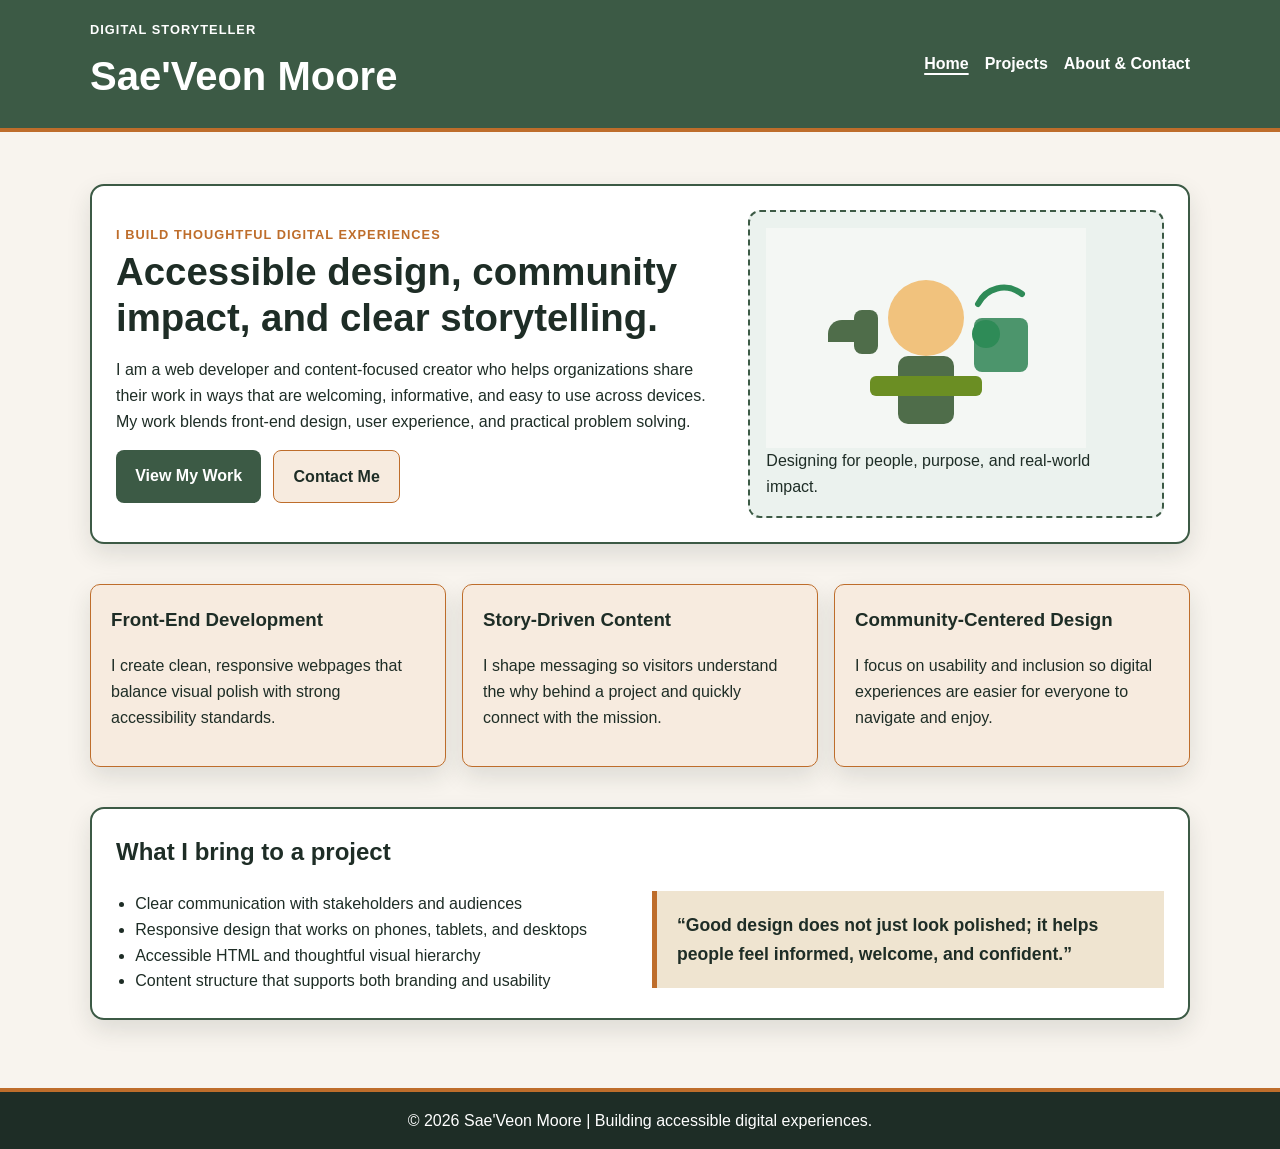
<file: index.html>
<!DOCTYPE html>
<html lang="en">
  <head>
    <meta charset="utf-8">
    <meta name="viewport" content="width=device-width, initial-scale=1">
    <meta name="description" content="Sae'Veon Moore is a front-end developer and digital storyteller focused on accessible, community-centered web experiences.">
    <title>Sae'Veon Moore | Portfolio</title>
    <link rel="stylesheet" href="styles.css">
  </head>
  <body>
    <a class="skip-link" href="#main-content">Skip to main content</a>

    <header class="site-header">
      <div class="container header-inner">
        <div>
          <p class="eyebrow">Digital Storyteller</p>
          <h1>Sae'Veon Moore</h1>
        </div>

        <button class="nav-toggle" type="button" aria-expanded="false" aria-controls="primary-nav">
          Menu
        </button>

        <nav class="site-nav" id="primary-nav" aria-label="Primary navigation">
          <ul>
            <li><a href="index.html" aria-current="page">Home</a></li>
            <li><a href="projects.html">Projects</a></li>
            <li><a href="about.html">About &amp; Contact</a></li>
          </ul>
        </nav>
      </div>
    </header>

    <main id="main-content">
      <div class="container">
        <section class="hero card">
          <div class="hero-copy">
            <p class="eyebrow accent">I build thoughtful digital experiences</p>
            <h2>Accessible design, community impact, and clear storytelling.</h2>
            <p>
              I am a web developer and content-focused creator who helps organizations share their work in ways that are welcoming,
              informative, and easy to use across devices. My work blends front-end design, user experience, and practical problem solving.
            </p>
            <div class="button-row">
              <a class="button primary" href="projects.html">View My Work</a>
              <a class="button secondary" href="about.html">Contact Me</a>
            </div>
          </div>

          <figure class="hero-figure">
            <img src="images/profile.svg" alt="Illustration of a person with a reusable bag and plant representing sustainable digital practice">
            <figcaption>Designing for people, purpose, and real-world impact.</figcaption>
          </figure>
        </section>

        <section class="feature-grid" aria-label="Highlights">
          <article class="card feature">
            <h3>Front-End Development</h3>
            <p>I create clean, responsive webpages that balance visual polish with strong accessibility standards.</p>
          </article>

          <article class="card feature">
            <h3>Story-Driven Content</h3>
            <p>I shape messaging so visitors understand the why behind a project and quickly connect with the mission.</p>
          </article>

          <article class="card feature">
            <h3>Community-Centered Design</h3>
            <p>I focus on usability and inclusion so digital experiences are easier for everyone to navigate and enjoy.</p>
          </article>
        </section>

        <section class="card journey">
          <h2>What I bring to a project</h2>
          <div class="split-layout">
            <div>
              <ul class="check-list">
                <li>Clear communication with stakeholders and audiences</li>
                <li>Responsive design that works on phones, tablets, and desktops</li>
                <li>Accessible HTML and thoughtful visual hierarchy</li>
                <li>Content structure that supports both branding and usability</li>
              </ul>
            </div>
            <div class="quote-panel">
              <p class="quote">“Good design does not just look polished; it helps people feel informed, welcome, and confident.”</p>
            </div>
          </div>
        </section>
      </div>
    </main>

    <footer>
      <p>© 2026 Sae'Veon Moore | Building accessible digital experiences.</p>
    </footer>

    <script src="script.js"></script>
  </body>
</html>
</file>
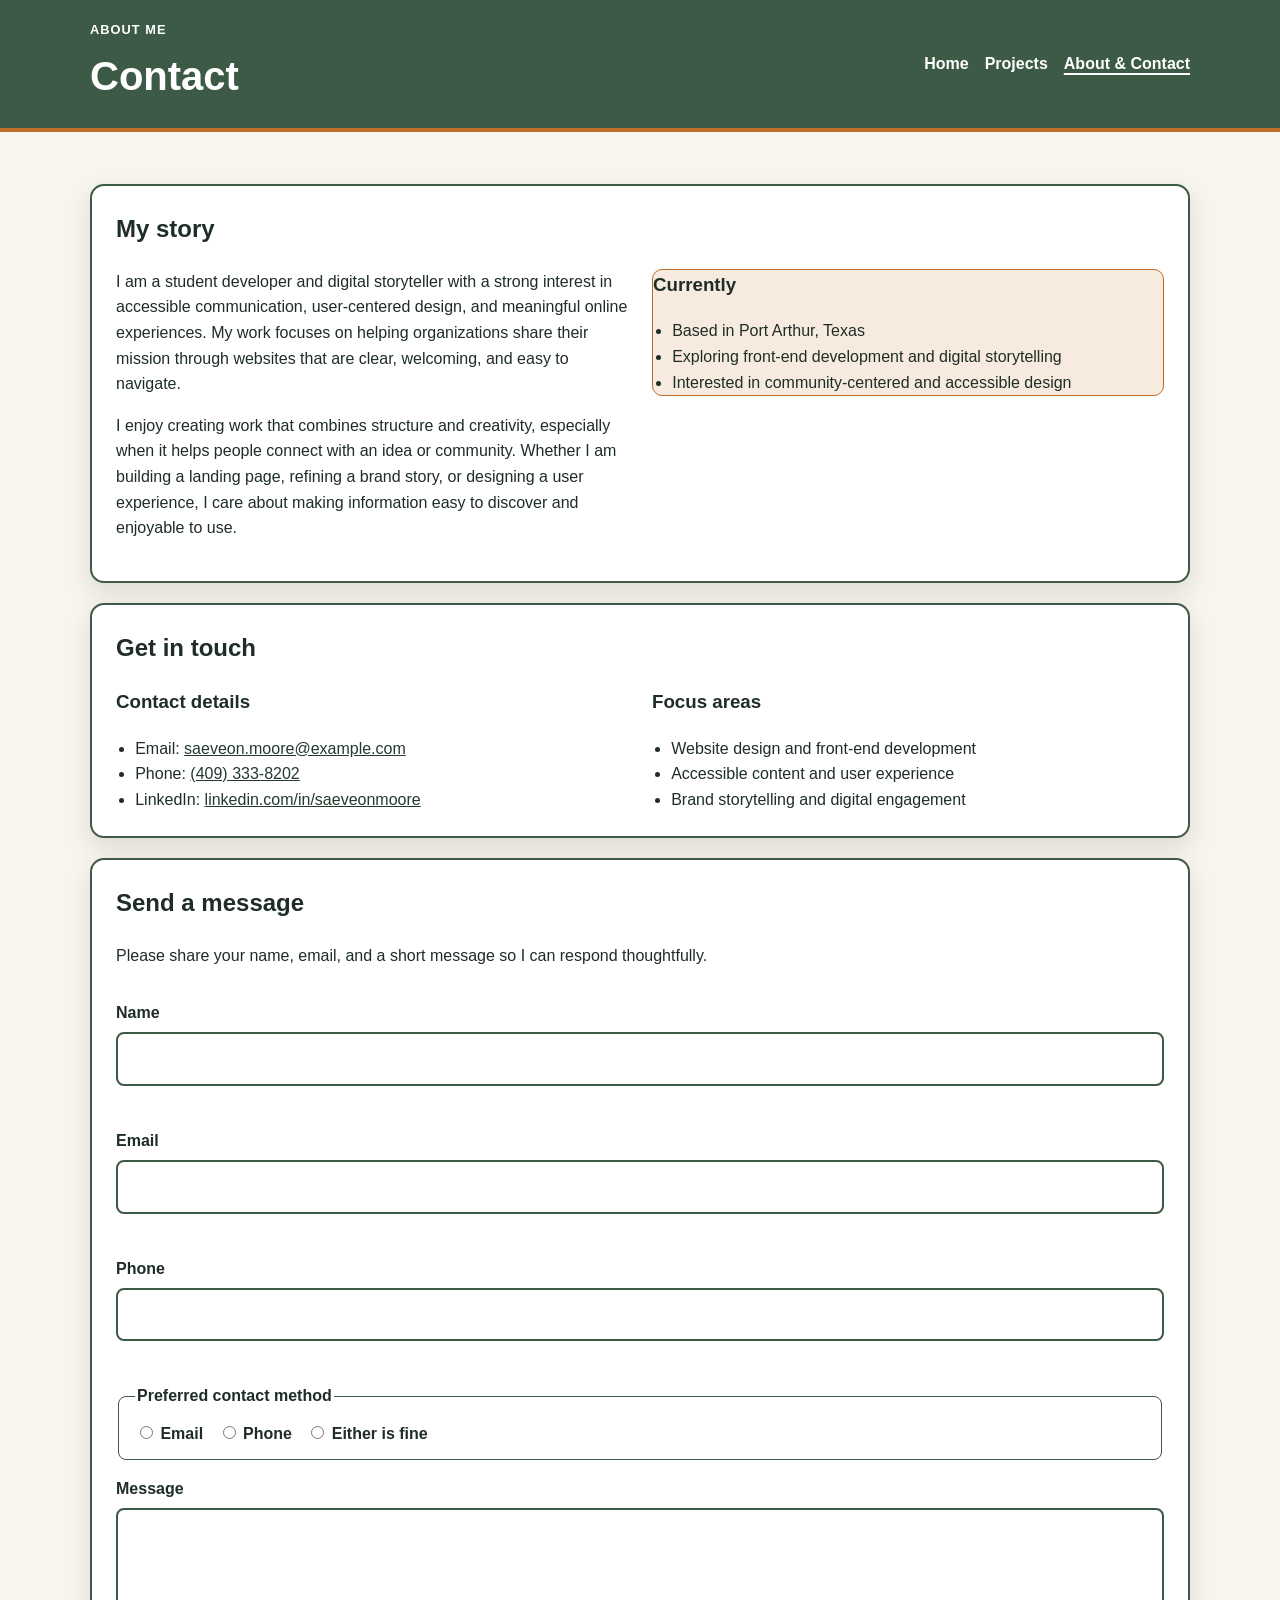
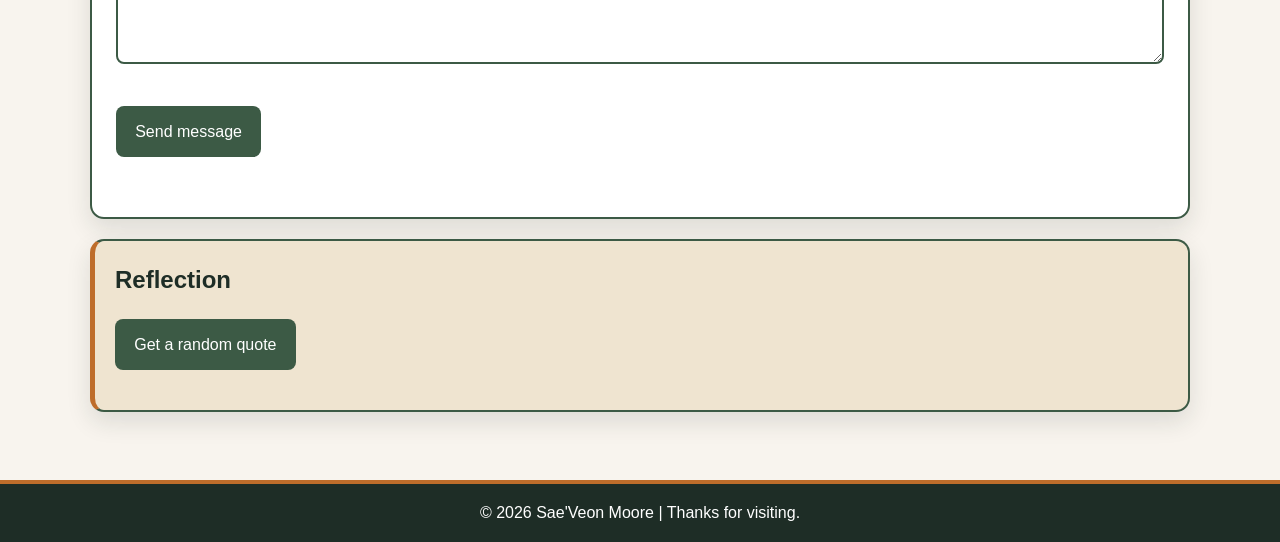
<file: about.html>
<!DOCTYPE html>
<html lang="en">
  <head>
    <meta charset="utf-8">
    <meta name="viewport" content="width=device-width, initial-scale=1">
    <meta name="description" content="About Sae'Veon Moore and contact information for collaboration, feedback, and project opportunities.">
    <title>About &amp; Contact | Sae'Veon Moore</title>
    <link rel="stylesheet" href="styles.css">
  </head>
  <body>
    <a class="skip-link" href="#main-content">Skip to main content</a>

    <header class="site-header">
      <div class="container header-inner">
        <div>
          <p class="eyebrow">About me</p>
          <h1>Contact</h1>
        </div>

        <button class="nav-toggle" type="button" aria-expanded="false" aria-controls="primary-nav">
          Menu
        </button>

        <nav class="site-nav" id="primary-nav" aria-label="Primary navigation">
          <ul>
            <li><a href="index.html">Home</a></li>
            <li><a href="projects.html">Projects</a></li>
            <li><a href="about.html" aria-current="page">About &amp; Contact</a></li>
          </ul>
        </nav>
      </div>
    </header>

    <main id="main-content">
      <div class="container">
        <section class="card about-intro">
          <h2>My story</h2>
          <div class="split-layout">
            <div>
              <p>
                I am a student developer and digital storyteller with a strong interest in accessible communication, user-centered design,
                and meaningful online experiences. My work focuses on helping organizations share their mission through websites that are clear,
                welcoming, and easy to navigate.
              </p>
              <p>
                I enjoy creating work that combines structure and creativity, especially when it helps people connect with an idea or community.
                Whether I am building a landing page, refining a brand story, or designing a user experience, I care about making information easy to discover and enjoyable to use.
              </p>
            </div>

            <div class="info-card">
              <h3>Currently</h3>
              <ul class="contact-list">
                <li>Based in Port Arthur, Texas</li>
                <li>Exploring front-end development and digital storytelling</li>
                <li>Interested in community-centered and accessible design</li>
              </ul>
            </div>
          </div>
        </section>

        <section class="card contact-panel">
          <h2>Get in touch</h2>
          <div class="contact-blocks">
            <div>
              <h3>Contact details</h3>
              <ul class="contact-list">
                <li>Email: <a href="mailto:saeveon.moore@example.com">saeveon.moore@example.com</a></li>
                <li>Phone: <a href="tel:+14093338202">(409) 333-8202</a></li>
                <li>LinkedIn: <a href="https://www.linkedin.com/in/saeveonmoore" target="_blank" rel="noreferrer">linkedin.com/in/saeveonmoore</a></li>
              </ul>
            </div>

            <div>
              <h3>Focus areas</h3>
              <ul class="contact-list">
                <li>Website design and front-end development</li>
                <li>Accessible content and user experience</li>
                <li>Brand storytelling and digital engagement</li>
              </ul>
            </div>
          </div>
        </section>

        <section class="card" id="contact-form">
          <h2>Send a message</h2>
          <form class="contact-form" id="contact-form-element" novalidate>
            <p class="form-help">Please share your name, email, and a short message so I can respond thoughtfully.</p>

            <div class="form-row">
              <label for="name">Name</label>
              <input id="name" name="name" type="text" required aria-describedby="name-error">
              <p class="error-message" id="name-error" aria-live="polite"></p>
            </div>

            <div class="form-row">
              <label for="email">Email</label>
              <input id="email" name="email" type="email" required aria-describedby="email-error">
              <p class="error-message" id="email-error" aria-live="polite"></p>
            </div>

            <div class="form-row">
              <label for="phone">Phone</label>
              <input id="phone" name="phone" type="tel" inputmode="tel" pattern="^[0-9\-\s()]{7,15}$" aria-describedby="phone-error">
              <p class="error-message" id="phone-error" aria-live="polite"></p>
            </div>

            <fieldset>
              <legend>Preferred contact method</legend>
              <div class="radio-group">
                <label><input type="radio" name="contact-method" value="email"> Email</label>
                <label><input type="radio" name="contact-method" value="phone"> Phone</label>
                <label><input type="radio" name="contact-method" value="either"> Either is fine</label>
              </div>
            </fieldset>

            <div class="form-row">
              <label for="message">Message</label>
              <textarea id="message" name="message" rows="5" required aria-describedby="message-error"></textarea>
              <p class="error-message" id="message-error" aria-live="polite"></p>
            </div>

            <button type="submit">Send message</button>
            <p class="form-status" id="form-status" role="status" aria-live="polite"></p>
          </form>
        </section>

        <section class="card quote-panel" id="api-card">
          <h2>Reflection</h2>
          <button id="fetch-quote-btn" type="button">Get a random quote</button>
          <div id="api-result" role="status" aria-live="polite" class="api-result"></div>
        </section>
      </div>
    </main>

    <footer>
      <p>© 2026 Sae'Veon Moore | Thanks for visiting.</p>
    </footer>

    <script src="script.js"></script>
  </body>
</html>
</file>
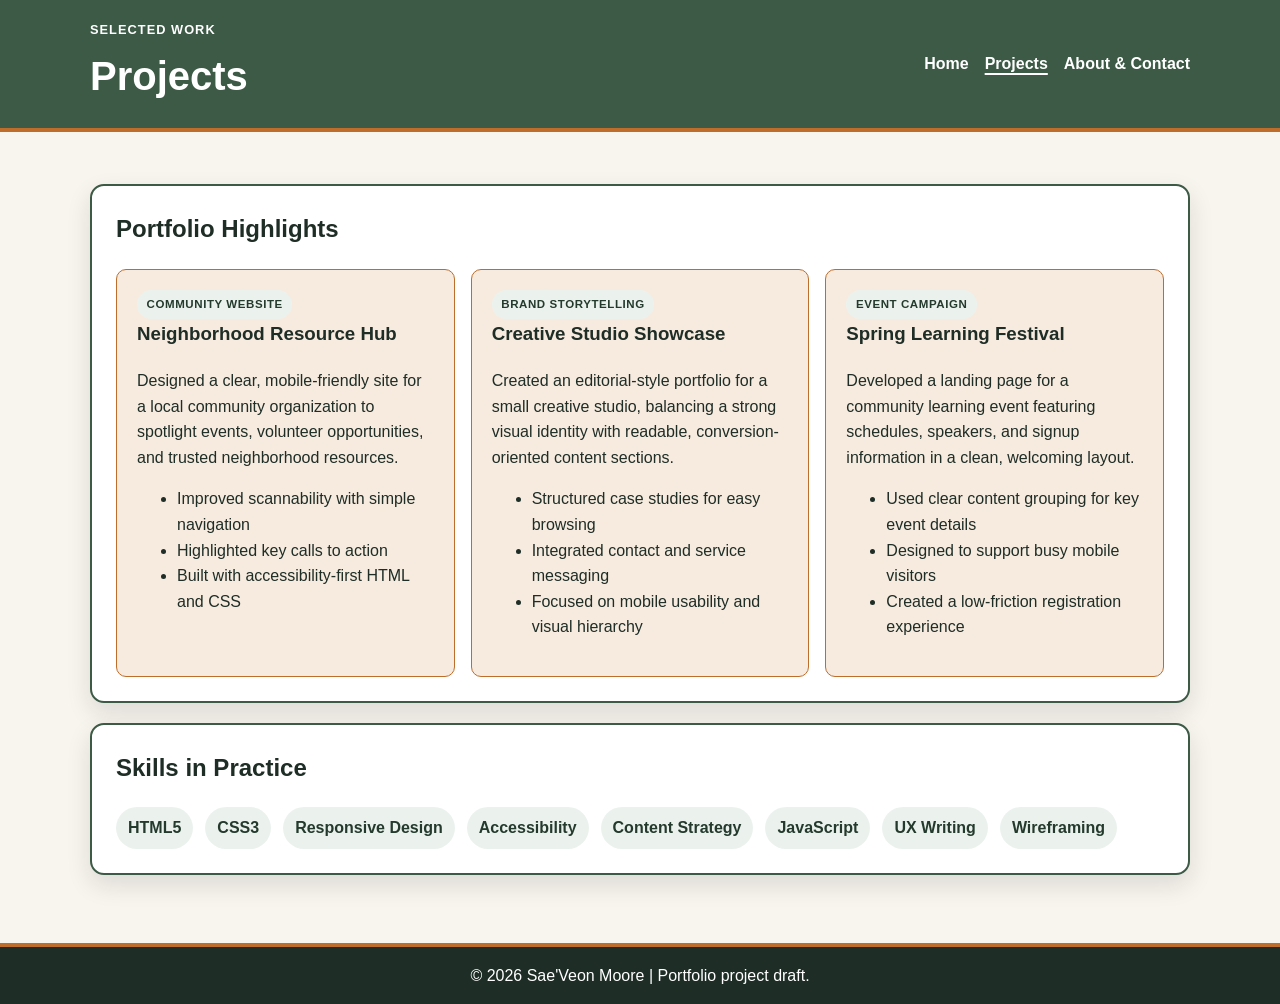
<file: projects.html>
<!DOCTYPE html>
<html lang="en">
  <head>
    <meta charset="utf-8">
    <meta name="viewport" content="width=device-width, initial-scale=1">
    <meta name="description" content="Portfolio project highlights from Sae'Veon Moore, including accessible web design and community-centered digital work.">
    <title>Projects | Sae'Veon Moore</title>
    <link rel="stylesheet" href="styles.css">
  </head>
  <body>
    <a class="skip-link" href="#main-content">Skip to main content</a>

    <header class="site-header">
      <div class="container header-inner">
        <div>
          <p class="eyebrow">Selected work</p>
          <h1>Projects</h1>
        </div>

        <button class="nav-toggle" type="button" aria-expanded="false" aria-controls="primary-nav">
          Menu
        </button>

        <nav class="site-nav" id="primary-nav" aria-label="Primary navigation">
          <ul>
            <li><a href="index.html">Home</a></li>
            <li><a href="projects.html" aria-current="page">Projects</a></li>
            <li><a href="about.html">About &amp; Contact</a></li>
          </ul>
        </nav>
      </div>
    </header>

    <main id="main-content">
      <div class="container">
        <section class="card">
          <h2>Portfolio Highlights</h2>
          <div class="card-list project-grid">
            <article class="project-card">
              <span class="project-tag">Community website</span>
              <h3>Neighborhood Resource Hub</h3>
              <p>
                Designed a clear, mobile-friendly site for a local community organization to spotlight events, volunteer opportunities,
                and trusted neighborhood resources.
              </p>
              <ul>
                <li>Improved scannability with simple navigation</li>
                <li>Highlighted key calls to action</li>
                <li>Built with accessibility-first HTML and CSS</li>
              </ul>
            </article>

            <article class="project-card">
              <span class="project-tag">Brand storytelling</span>
              <h3>Creative Studio Showcase</h3>
              <p>
                Created an editorial-style portfolio for a small creative studio, balancing a strong visual identity with readable,
                conversion-oriented content sections.
              </p>
              <ul>
                <li>Structured case studies for easy browsing</li>
                <li>Integrated contact and service messaging</li>
                <li>Focused on mobile usability and visual hierarchy</li>
              </ul>
            </article>

            <article class="project-card">
              <span class="project-tag">Event campaign</span>
              <h3>Spring Learning Festival</h3>
              <p>
                Developed a landing page for a community learning event featuring schedules, speakers, and signup information in a clean,
                welcoming layout.
              </p>
              <ul>
                <li>Used clear content grouping for key event details</li>
                <li>Designed to support busy mobile visitors</li>
                <li>Created a low-friction registration experience</li>
              </ul>
            </article>
          </div>
        </section>

        <section class="card skills-panel">
          <h2>Skills in Practice</h2>
          <div class="skills-list" aria-label="Core skills">
            <span>HTML5</span>
            <span>CSS3</span>
            <span>Responsive Design</span>
            <span>Accessibility</span>
            <span>Content Strategy</span>
            <span>JavaScript</span>
            <span>UX Writing</span>
            <span>Wireframing</span>
          </div>
        </section>
      </div>
    </main>

    <footer>
      <p>© 2026 Sae'Veon Moore | Portfolio project draft.</p>
    </footer>

    <script src="script.js"></script>
  </body>
</html>
</file>
<file: styles.css>
:root {
  --sage: #3c5a45;
  --sage-dark: #243a2d;
  --sage-soft: #ebf2ee;
  --cream: #f8f4ee;
  --cream-strong: #efe4d0;
  --accent: #be6d2b;
  --accent-soft: #f7ebdf;
  --ink: #1e2d26;
  --white: #ffffff;
  --error: #8d2e2e;
  --success: #2d5e3a;
  --shadow: rgba(27, 42, 35, 0.12);
}

* {
  box-sizing: border-box;
}

html {
  scroll-behavior: smooth;
}

body {
  margin: 0;
  font-family: Arial, sans-serif;
  background-color: var(--cream);
  color: var(--ink);
  line-height: 1.6;
}

img {
  max-width: 100%;
  display: block;
  height: auto;
}

p,
ul,
ol {
  margin-top: 0;
}

a {
  color: var(--sage-dark);
}

a:hover,
a:focus-visible {
  color: var(--accent);
}

a:focus-visible,
button:focus-visible,
input:focus-visible,
textarea:focus-visible {
  outline: 3px solid var(--accent);
  outline-offset: 3px;
}

.skip-link {
  position: absolute;
  left: -9999px;
  top: 0;
}

.skip-link:focus {
  left: 16px;
  top: 16px;
  z-index: 30;
  background: var(--white);
  color: var(--ink);
  padding: 8px 12px;
  border: 2px solid var(--sage);
}

.container {
  width: min(1100px, calc(100% - 2rem));
  margin: 0 auto;
}

.site-header {
  background-color: var(--sage);
  color: var(--white);
  border-bottom: 4px solid var(--accent);
}

.header-inner {
  display: flex;
  align-items: center;
  justify-content: space-between;
  gap: 1rem;
  padding: 1.25rem 0;
}

.eyebrow {
  margin: 0 0 0.25rem;
  font-size: 0.8rem;
  letter-spacing: 0.08em;
  text-transform: uppercase;
  font-weight: 700;
}

.eyebrow.accent {
  color: var(--accent);
}

.site-header h1,
.card h2,
.card h3 {
  margin-top: 0;
}

.site-header h1 {
  margin-bottom: 0;
  font-size: clamp(1.8rem, 2vw + 1rem, 2.5rem);
}

.site-nav ul {
  display: flex;
  list-style: none;
  padding: 0;
  margin: 0;
  gap: 1rem;
  flex-wrap: wrap;
}

.site-nav a {
  color: var(--white);
  text-decoration: none;
  font-weight: 700;
}

.site-nav a[aria-current="page"] {
  text-decoration: underline;
  text-decoration-thickness: 2px;
  text-underline-offset: 4px;
}

.nav-toggle {
  display: none;
}

main {
  padding: 2rem 0 3rem;
}

.card {
  background: var(--white);
  border: 2px solid var(--sage);
  border-radius: 14px;
  box-shadow: 0 10px 24px var(--shadow);
  padding: 1.5rem;
  margin: 1.25rem 0;
}

.hero {
  display: grid;
  grid-template-columns: 1.3fr 0.9fr;
  gap: 2rem;
  align-items: center;
}

.hero-copy h2 {
  font-size: clamp(2rem, 3vw, 3rem);
  line-height: 1.2;
  margin-bottom: 1rem;
}

.button-row {
  display: flex;
  gap: 0.75rem;
  flex-wrap: wrap;
  margin-top: 1rem;
}

.button {
  display: inline-block;
  padding: 0.8rem 1.2rem;
  border-radius: 8px;
  text-decoration: none;
  font-weight: 700;
}

.button.primary {
  background: var(--sage);
  color: var(--white);
}

.button.secondary {
  background: var(--accent-soft);
  color: var(--ink);
  border: 1px solid var(--accent);
}

.hero-figure {
  margin: 0;
  padding: 1rem;
  background: var(--sage-soft);
  border: 2px dashed var(--sage);
  border-radius: 12px;
}

.feature-grid,
.card-list {
  display: grid;
  gap: 1rem;
  grid-template-columns: repeat(auto-fit, minmax(220px, 1fr));
}

.feature,
.project-card,
.info-card {
  background: var(--accent-soft);
  border: 1px solid var(--accent);
  border-radius: 10px;
}

.feature {
  padding: 1.25rem;
}

.split-layout,
.contact-blocks {
  display: grid;
  grid-template-columns: repeat(2, minmax(0, 1fr));
  gap: 1.5rem;
  align-items: start;
}

.check-list,
.contact-list {
  padding-left: 1.2rem;
  margin-bottom: 0;
}

.quote-panel {
  background: var(--cream-strong);
  border-left: 5px solid var(--accent);
  padding: 1.25rem;
}

.quote {
  margin: 0;
  font-size: 1.1rem;
  font-weight: 700;
}

.project-card {
  padding: 1.25rem;
}

.project-tag {
  display: inline-block;
  background-color: var(--sage-soft);
  color: var(--sage-dark);
  text-transform: uppercase;
  letter-spacing: 0.05em;
  font-size: 0.72rem;
  font-weight: 700;
  padding: 0.35rem 0.6rem;
  border-radius: 999px;
}

.skills-list {
  display: flex;
  flex-wrap: wrap;
  gap: 0.75rem;
  margin-top: 1rem;
}

.skills-list span {
  background: var(--sage-soft);
  color: var(--sage-dark);
  font-weight: 700;
  padding: 0.5rem 0.75rem;
  border-radius: 999px;
}

.contact-form {
  display: grid;
  gap: 1rem;
}

.form-row {
  display: flex;
  flex-direction: column;
  gap: 0.4rem;
}

label,
legend {
  font-weight: 700;
}

input,
textarea,
button {
  font: inherit;
}

input,
textarea {
  border: 2px solid var(--sage);
  border-radius: 8px;
  padding: 0.75rem 0.8rem;
  background: var(--white);
  color: var(--ink);
}

textarea {
  resize: vertical;
}

fieldset {
  border: 1px solid var(--sage);
  border-radius: 8px;
  padding: 0.75rem 1rem;
}

.radio-group {
  display: flex;
  gap: 0.9rem;
  flex-wrap: wrap;
}

button {
  width: fit-content;
  padding: 0.8rem 1.2rem;
  background-color: var(--sage);
  border: none;
  border-radius: 8px;
  color: var(--white);
  cursor: pointer;
}

button:hover {
  background-color: var(--sage-dark);
}

.error-message,
.form-status,
.api-result {
  min-height: 1.3em;
  margin: 0;
  font-size: 0.95rem;
}

.error-message {
  color: var(--error);
}

.field-error input,
.field-error textarea {
  border-color: var(--error);
  background-color: #fff5f5;
}

.form-status.error {
  color: var(--error);
}

.form-status.success {
  color: var(--success);
}

.api-result blockquote {
  margin: 0.75rem 0 0.25rem;
  font-size: 1.1rem;
  font-weight: 700;
}

.api-result p {
  margin: 0;
}

footer {
  background-color: var(--ink);
  color: var(--white);
  padding: 1rem 1.25rem;
  text-align: center;
  border-top: 4px solid var(--accent);
}

footer p {
  margin: 0;
}

@media (max-width: 700px) {
  .header-inner {
    display: grid;
    grid-template-columns: 1fr auto;
    align-items: center;
  }

  .site-nav {
    grid-column: 1 / -1;
    display: none;
  }

  .site-nav.is-open {
    display: block;
  }

  .site-nav ul {
    flex-direction: column;
    gap: 0.75rem;
    margin-top: 0.75rem;
  }

  .nav-toggle {
    display: inline-flex;
    justify-self: end;
    background: var(--white);
    color: var(--sage-dark);
    font-weight: 700;
  }

  .hero,
  .split-layout,
  .contact-blocks {
    grid-template-columns: 1fr;
  }
}
</file>
